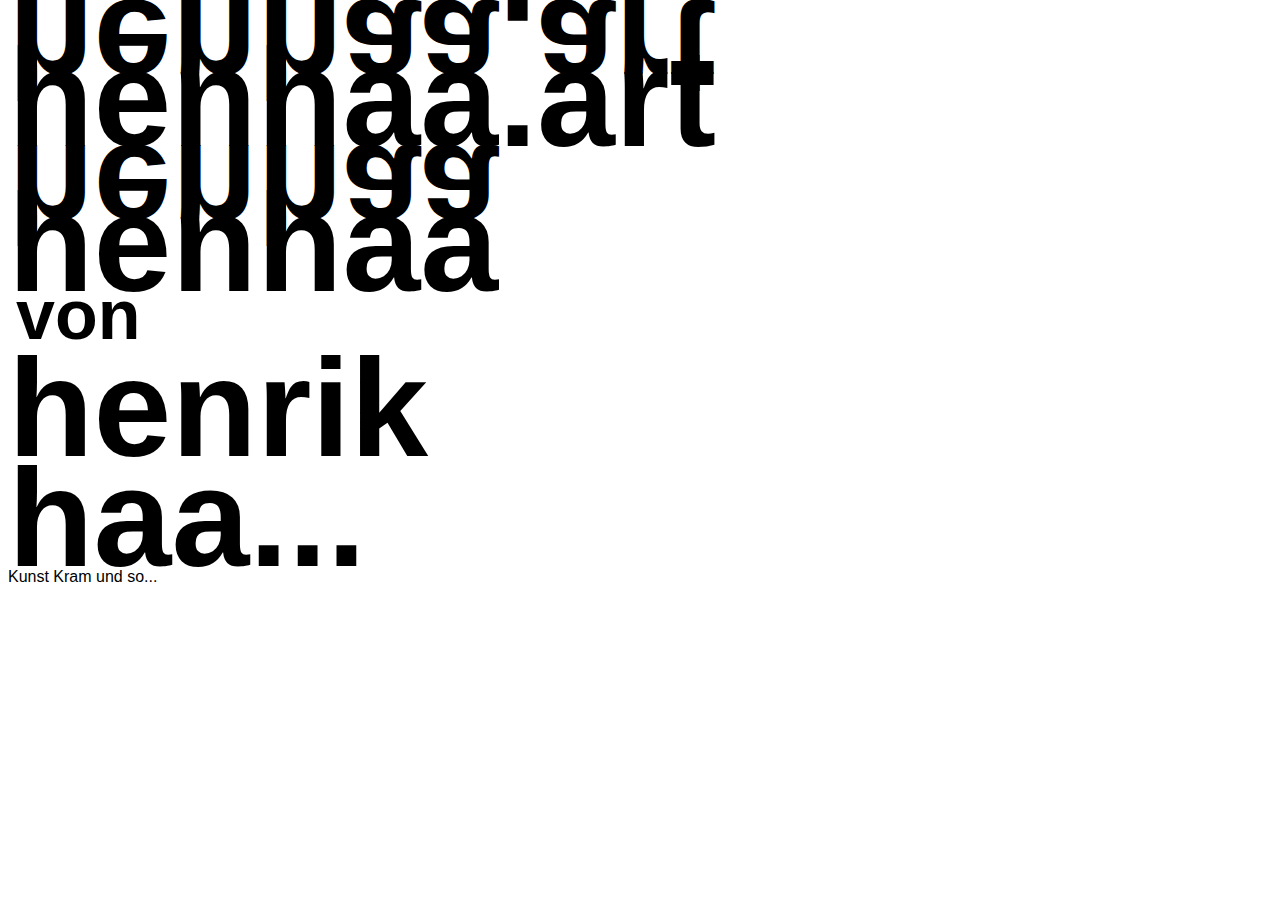
<file: Index.html>
<html>
  
    
    <head>
      
        <meta charset="utf-8">

        <title>Henriks Kunst Kram...</title>

        <!-- Load external CSS styles -->
        <link rel="stylesheet" href="styles.css">

    </head>
    
    <body>

        <h1>henhaa.art</h1>
        <h2>henhaa.art</h2>
        <h1>henhaa</h1>
        <h2>henhaa</h2>
        <h4>von</h4>
        <h3>henrik</h3>
        <h3>haa...</h3>
        
        <p>Kunst Kram und so...</p>

    </body>


</html>
</file>
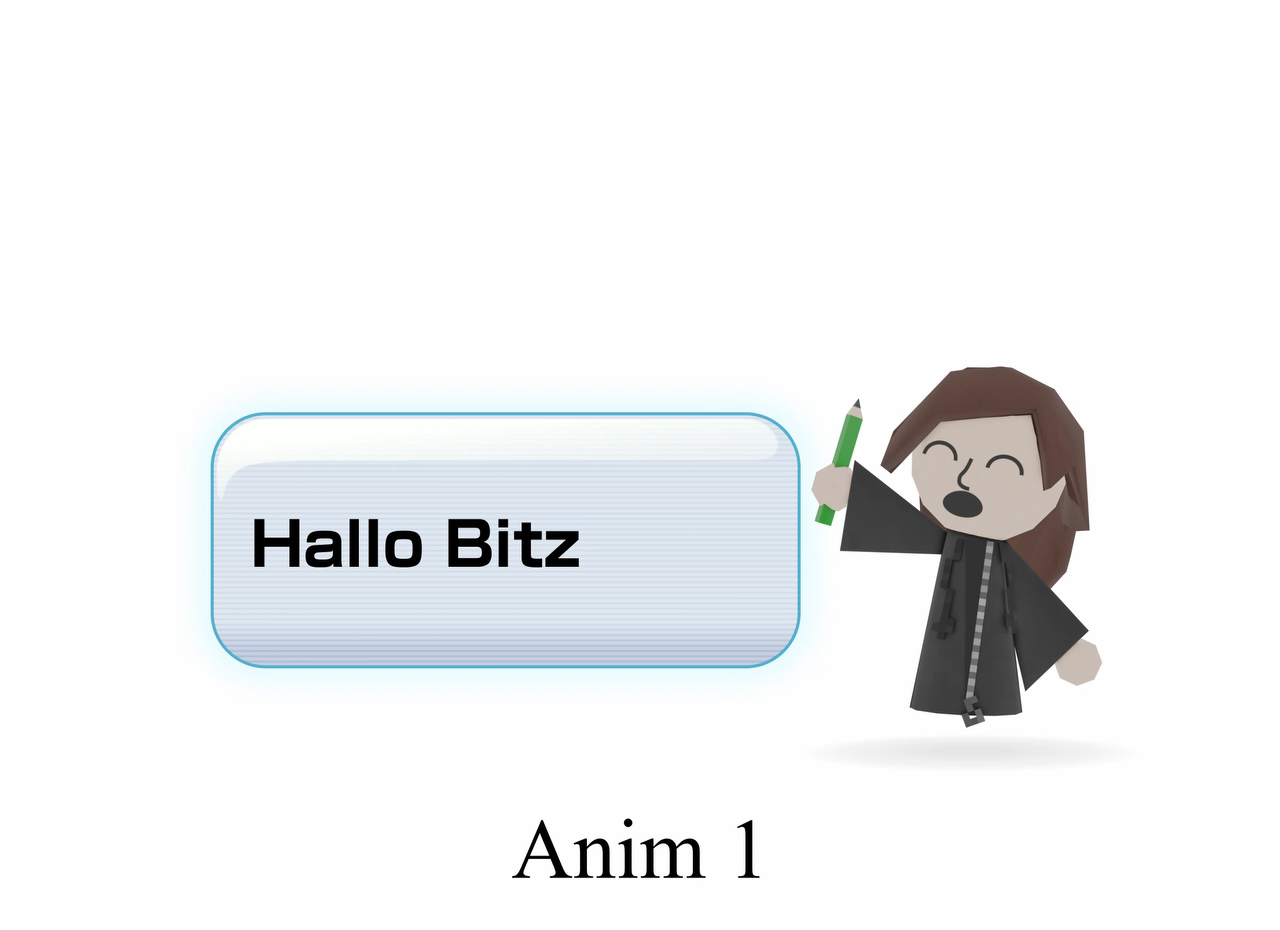
<file: BewerbungBitzinger.html>
<!DOCTYPE html>
<html lang="en">



<head>

<!--

    <meta charset="UTF-8">
    <meta name="viewport" content="width=device-width, initial-scale=1.0">


-->


    <title>Bitzinger Bewerbung</title>

<style>

html, body {margin: 0; height: 100%; overflow: hidden}



.VideoContainer {

position: relative;
align-self: center;
margin-left: auto;
margin-right: auto;
margin-top: 100vh;
display: flex;


}


.VideoImContainer {
    position: absolute; 
    right: 0; 
    bottom: 0;
    margin-top: auto;
    min-width: 100%; 
    min-height: 100%;
    width: auto; 
    height: auto; 
    z-index: -100;
    background-size: cover;
    overflow: hidden;
}


.KnopfContainer {

position: relative;
align-self: center;
width: auto;
height: 30px;
display: flex;
z-index: 100;
margin-left: auto;
margin-right: auto;


}



.Knopf {

    position: relative; 
    min-height: 100%;
    width: 385px; 
    height: 106px; 
    z-index: -100;
    margin-left: auto;
    margin-right: auto;
    background-size: cover;
    overflow: hidden;
    transform: translate(0%, -10vh);
    cursor: pointer;
    background-image: url('/assets/Weiter.png');
    background-size: cover;
    border-width: 0px;
    background-color: transparent;
    visibility: hidden;
    

}

.Knopf:hover {

background-image: url('/assets/Hover.png');

}


</style>



</head>


<body>
  <div class="VideoContainer">
    
    <video class="VideoImContainer" id="Video" autoplay muted>
      <source src="./assets/test video Opti.mp4" type="video/mp4">
      Dein Browser unterstützt das Video-Tag nicht.
  </video>


  </div> 
  
 <div class="KnopfContainer">

  <button class="Knopf" id="weiterButton"></button>

 </div>

   



<script>

var Abschnitt = 0;
var Endpunkt = 10.5;
var video = document.getElementById("Video");
var Warten = 0;

// Funktion, um den Loop-Abschnitt zu steuern
function repeat() {
  var video = document.getElementById("Video");
  if (video.currentTime >= Endpunkt) {
    video.currentTime -= 1;
  }

if (video.currentTime >= 9 && video.currentTime <= 37) {
  
  document.getElementById("weiterButton").style.visibility = "visible";

} else {

  document.getElementById("weiterButton").style.visibility = "hidden";

};


  





}





// Event-Listener für das Video
document.getElementById("Video").addEventListener('timeupdate', repeat);

// Funktion, um das Video fortzusetzen


 function Weiter() {

  var video = document.getElementById("Video");
  Endpunkt += 4.25;


    
};
    
   








// Event-Listener für den Button "Weiter"
document.getElementById("weiterButton").addEventListener('click', Weiter);





</script>


</body>
</html>
</file>
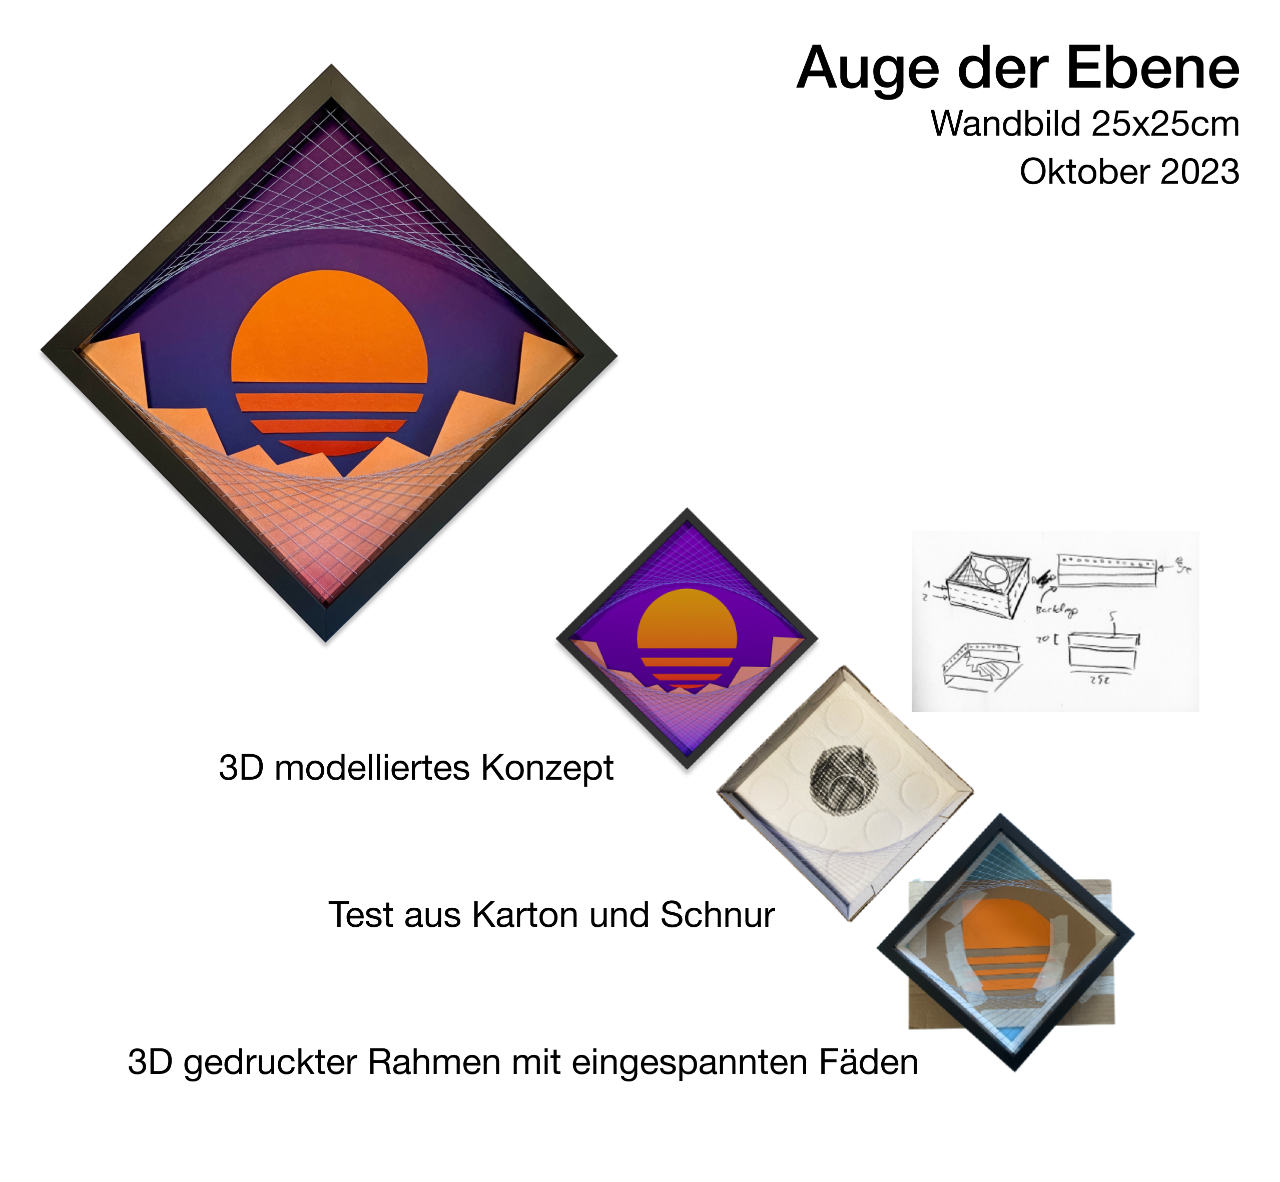
<file: Mappe/Auge.html>
<!DOCTYPE html>
<html lang="en">

<head>

<title>Auge der Ebene</title>

</head>

<body>

    <div id="Inhalt">

<img src="Auge.png" alt="">


    </div>
    
    




</body>

<style>

#Inhalt, img{
    width:100%;
    height: 100%;
}


</style>
</file>
<file: styles.css>
html * {
    text-align: left;
    font-family: "Helvetica", Helvetica;
    font-weight: normal;
    line-height: 0.5;
}

h1 {
    text-align: left;
    font-family: "Helvetica", Helvetica;
    font-weight: bold;
    font-size: 140;
    transform: scale(1, -1);
    padding-bottom: 15px;
    margin-bottom: -10px;
    margin-top: -10px;


}

h2 {
    text-align: left;
    font-family: "Helvetica", Helvetica;
    font-weight: bold;
    font-size: 140;
    margin-top: -20px;
    margin-bottom: 20px;
}

h3 {
    text-align: left;
    font-family: "Helvetica", Helvetica;
    font-weight: bold;
    font-size: 140;
    margin-top: 40px;
    margin-bottom: 20px;
}

h4 {
    text-align: left;
    font-family: "Helvetica", Helvetica;
    font-weight: bold;
    font-size: 70;
    margin-top: 10px;
    margin-bottom: 10px;
    margin-left: 8px;
}
</file>
